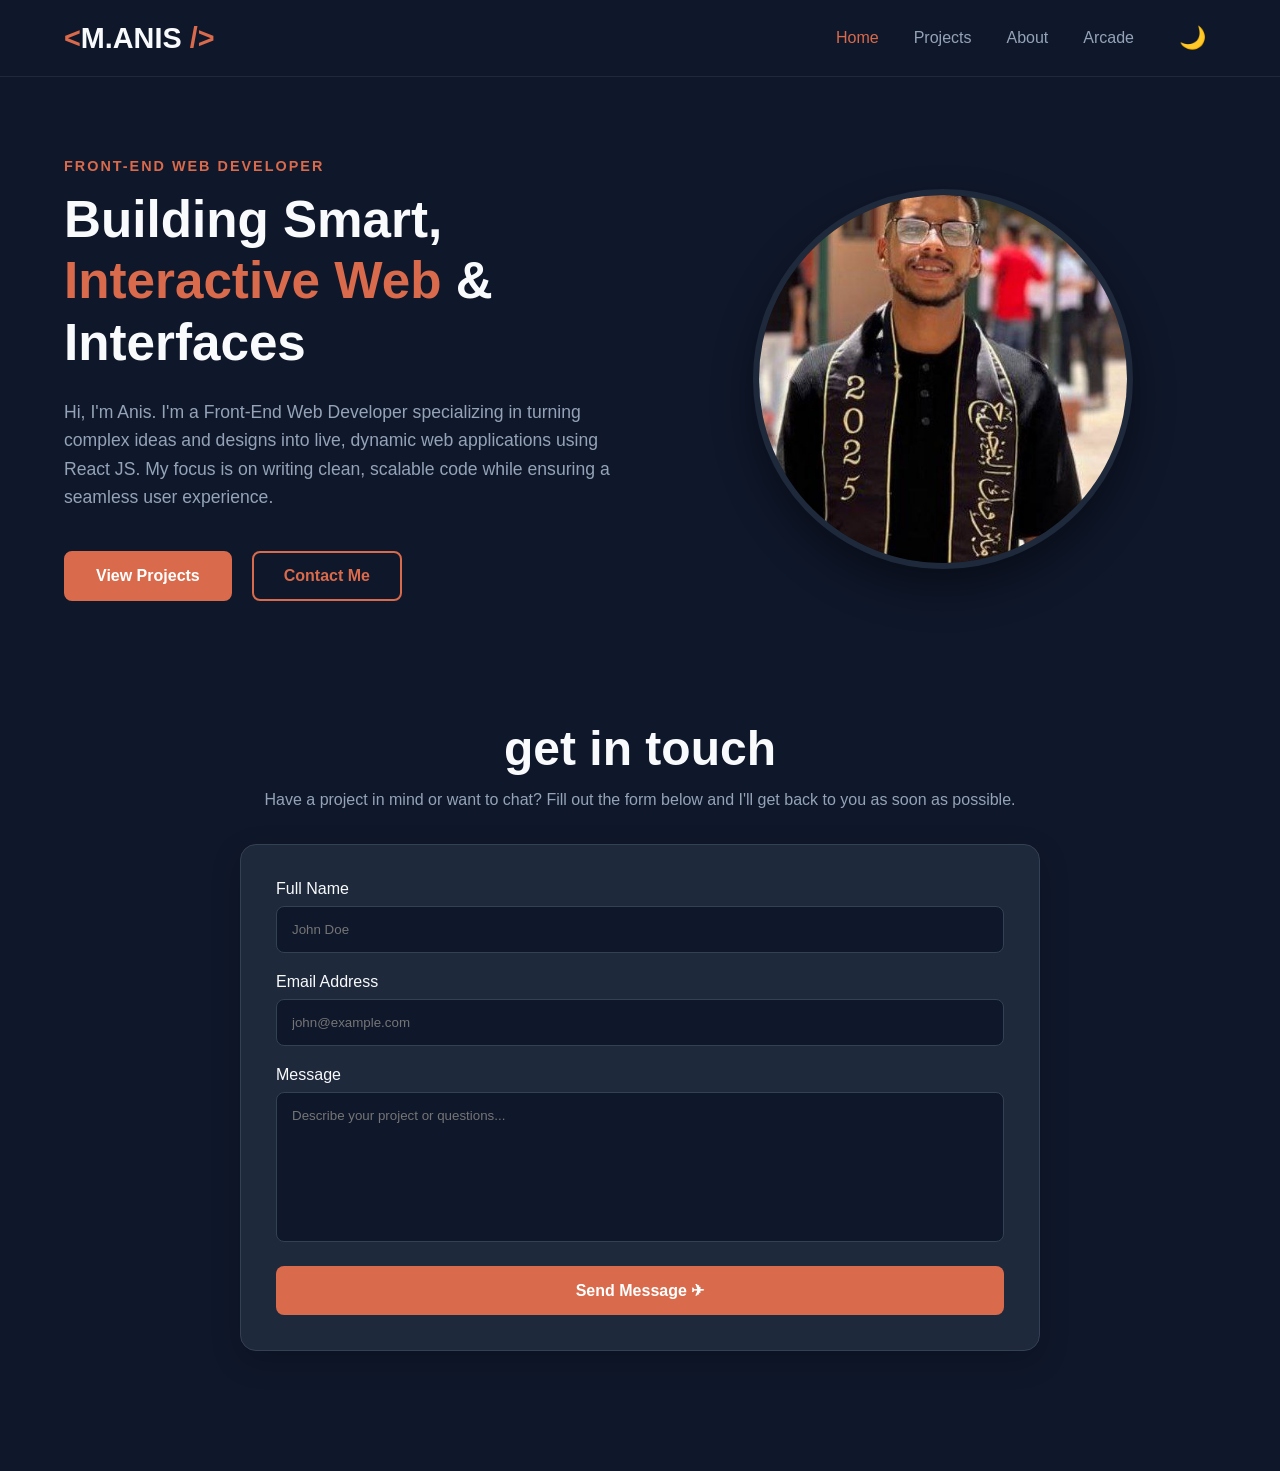
<file: index.html>
<!DOCTYPE html>
<html lang="en">
<head>
    <meta charset="UTF-8">
    <meta name="viewport" content="width=device-width, initial-scale=1.0">
    <title>M.ANIS | Front-End Web Developer</title>
    <link rel="stylesheet" href="style.css">
</head>
<body>
   <header>
        <nav>
    <a class="logo" href="index.html"> <span>&lt;</span>M.ANIS <span>/&gt;</span></a>
    <ul>
        <li><a href="index.html" class="active">Home</a></li>
        <li><a href="projects.html">Projects</a></li>
        <li><a href="about.html">About</a></li>
        <li><a href="Arcade.html">Arcade</a></li>
        <li><button id="theme-toggle" class="theme-toggle" type="button" aria-label="Toggle dark and light mode">🌙</button></li>
    </ul>
</nav>
</header>
<section class="hero">

    <div class="hero-text">
        <span>FRONT-END WEB DEVELOPER</span>

        <h1>
            Building Smart, <br>
            <span>Interactive Web</span> & <br>
            Interfaces
        </h1>

        <p>
            Hi, I'm Anis. I'm a Front-End Web Developer specializing 
            in turning complex ideas and designs into live, dynamic web 
            applications using React JS. My focus is on writing clean, 
            scalable code while ensuring a seamless user experience.
        </p>

        <div class="buttons">
            <a href="projects.html" class="btn primary">View Projects</a>
            <a href="#contact" class="btn">Contact Me</a>
        </div>
    </div>

    <div class="hero-image">
        <img src="./photo_2025-12-14_12-05-04.jpg" alt="Anis's Profile Picture">
    </div>

</section>

<section class="contact" id="contact">
    <h2>get in touch</h2>
    <p>Have a project in mind or want to chat? Fill out the form below and I'll get back to you as soon as possible.</p>
    <form class="contact-form">
        <label>Full Name</label>
            <input type="text" placeholder="John Doe">

            <label>Email Address</label>
            <input type="email" placeholder="john@example.com">

            <label>Message</label>
            <textarea placeholder="Describe your project or questions..."></textarea>

            <button type="submit">
                Send Message ✈
            </button>
    </form>
</section>
<script src="index.js"></script>
</body>
</html>
</file>
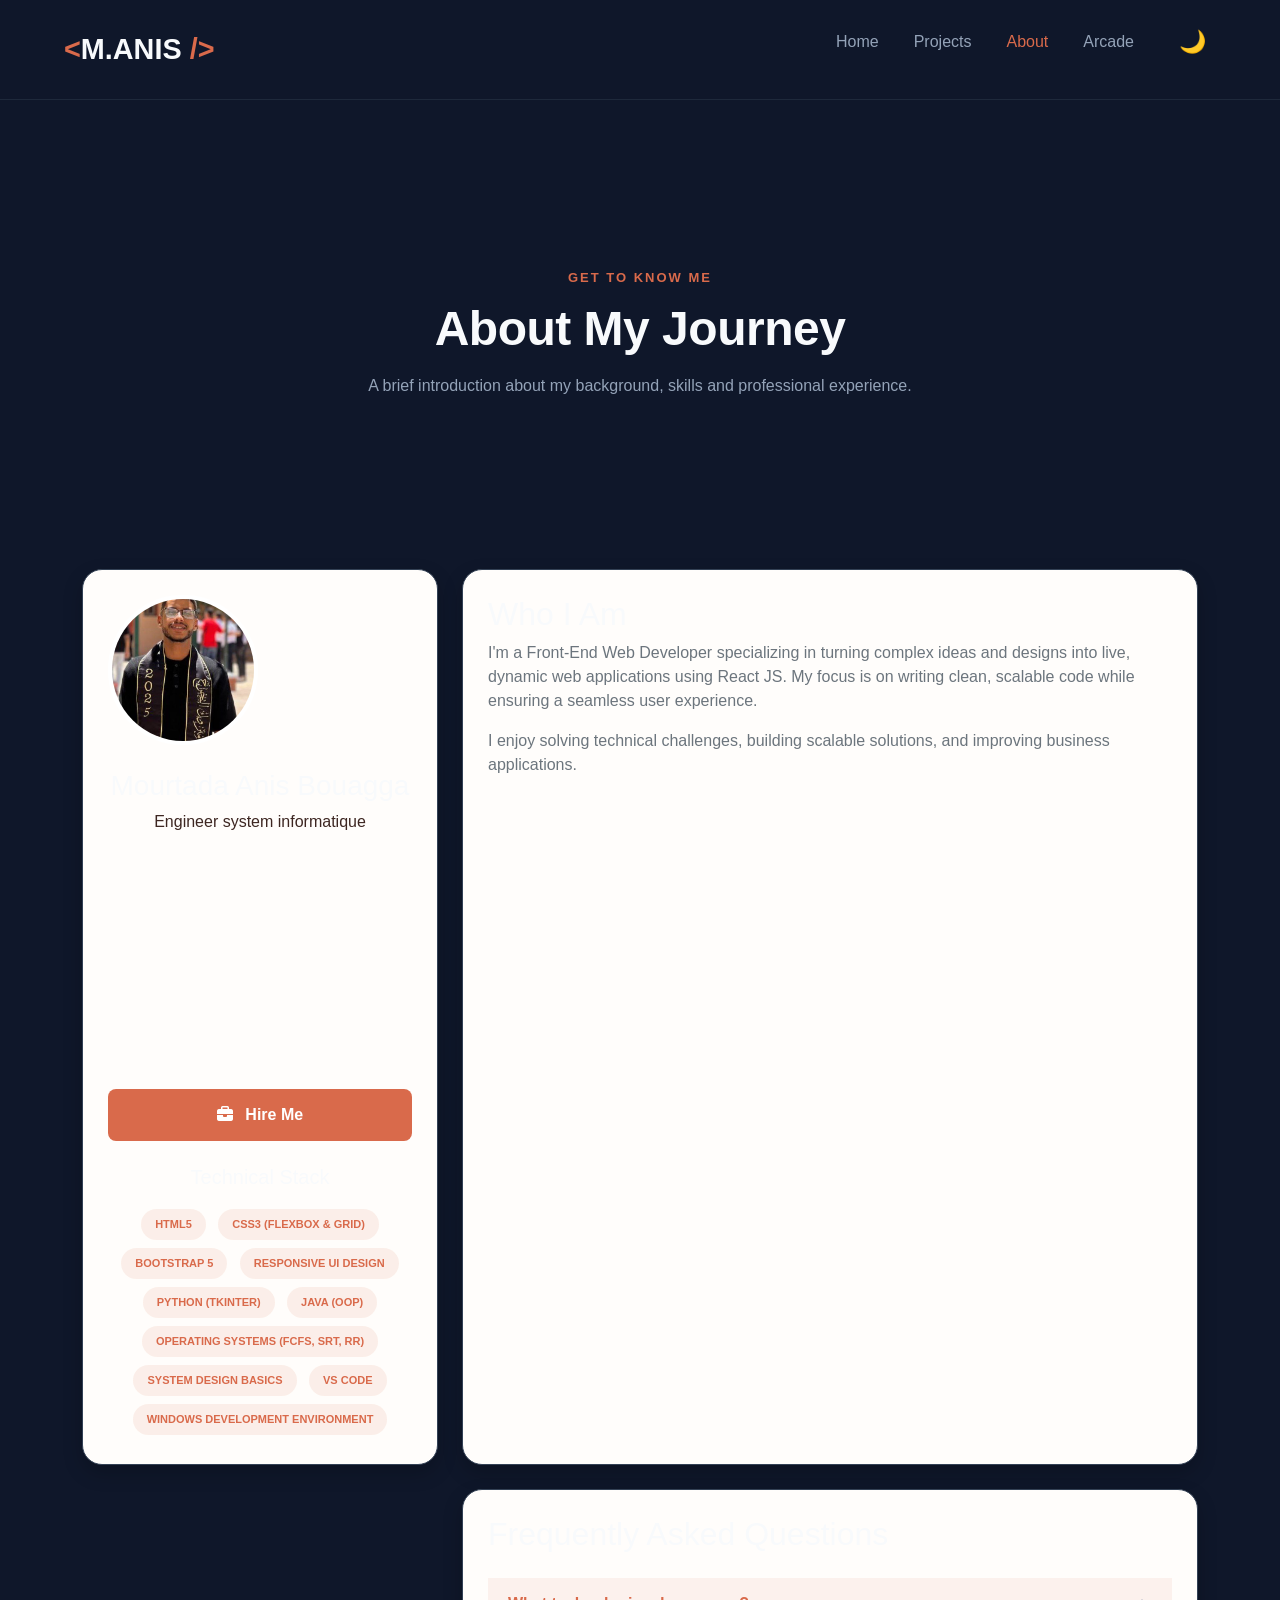
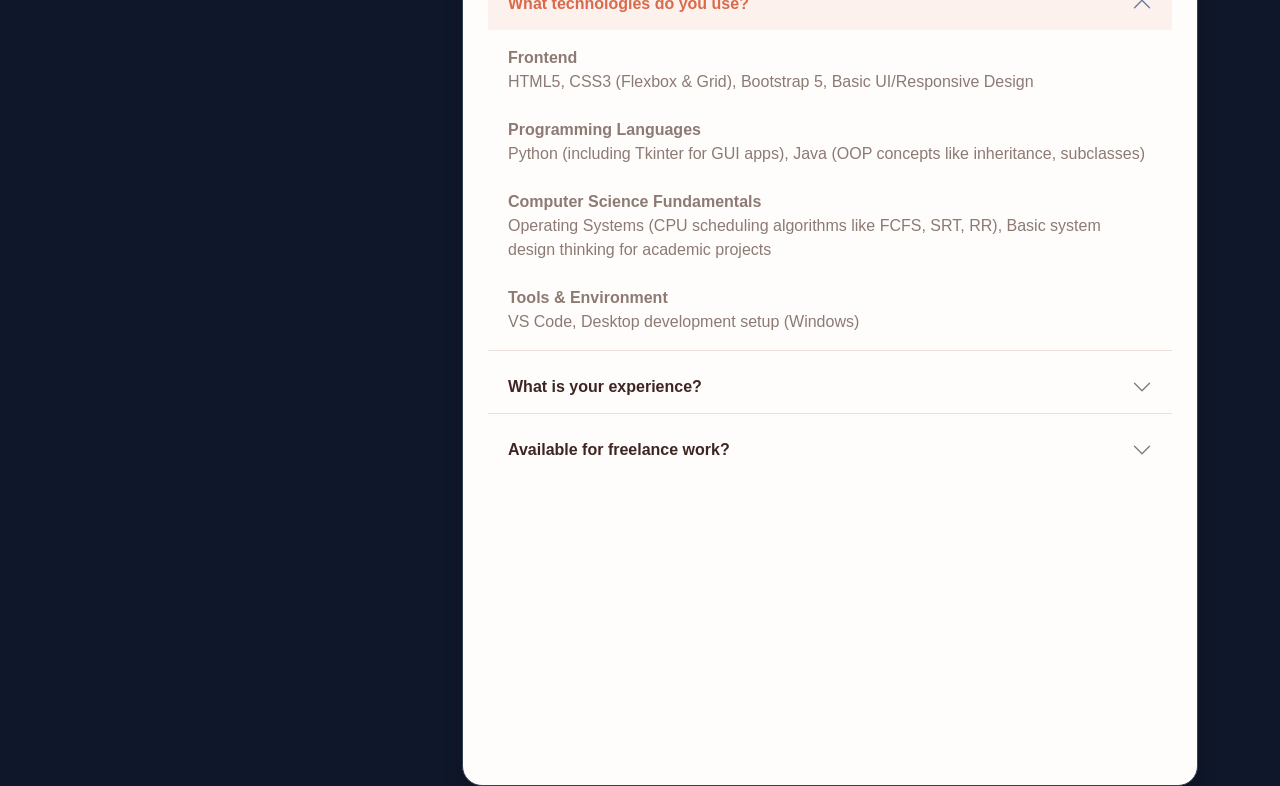
<file: about.html>
<!DOCTYPE html>
<html lang="en">
<head>
<meta charset="UTF-8">
<meta name="viewport" content="width=device-width, initial-scale=1.0">

<title>About | M.ANIS</title>

<link href="https://cdn.jsdelivr.net/npm/bootstrap@5.3.8/dist/css/bootstrap.min.css" rel="stylesheet">

<link rel="stylesheet"
href="https://cdnjs.cloudflare.com/ajax/libs/font-awesome/6.7.2/css/all.min.css">
<link rel="stylesheet" href="style.css">

<style>
.portfolio-container{
    text-align:center;
    padding:60px 20px;
}

.title{
    font-size:3rem;
    font-weight:bold;
}

.custom-card{
    background: #fffdfb;
    border-radius:20px;
    padding:25px;
}

.profile-img{
    width:150px;
    height:150px;
    object-fit:cover;
    border-radius:50%;
    border: 4px solid #ffffff;
}

.hero-text{
    color: #3d2621;
}

.badge-skill{
    background: rgba(217, 106, 75, 0.10);
    color: #d96a4b;
    margin:4px;
    padding:10px 14px;
}

.btn-info {
    background: #d96a4b; 
    border: none;
    color: #fff;
}

.btn-info:hover {
    background: #c2593b;
}

.accordion-item {
    background: #fffdfb;
    border: 1px solid #eadfd9;
}

.accordion-button {
    background: #fffdfb;
    color: #3d2621;
    font-weight: 600;
}

.accordion-button:not(.collapsed) {
    background: rgba(217, 106, 75, 0.08);
    color: #d96a4b;
}

.accordion-button::after {
    filter: none;
    opacity: 0.6;
}

.accordion-body {
    background: #fffdfb;
    color: #8c7a73;
}

.modal-content {
    background: #fffdfb;
    border-radius: 16px;
    border: 1px solid #eadfd9;
    box-shadow: 0 20px 40px rgba(61, 38, 33, 0.15);
}
</style>

</head>

<body>

<header>
    <nav>
        <a class="logo" href="index.html"> <span>&lt;</span>M.ANIS <span>/&gt;</span></a>
        <ul>
            <li><a href="index.html">Home</a></li>
            <li><a href="projects.html">Projects</a></li>
            <li><a href="about.html" class="active">About</a></li>
            <li><a href="Arcade.html">Arcade</a></li>
            <li><button id="theme-toggle" class="theme-toggle" type="button" aria-label="Toggle dark and light mode">🌙</button></li>
        </ul>
    </nav>
</header>

<section class="container py-5">

<div class="portfolio-container">

<div class="subtitle">
GET TO KNOW ME
</div>

<h2 class="title">
About My Journey
</h2>

<p class="description">
A brief introduction about my background, skills and professional experience.
</p>

</div>

<div class="row g-4">

<div class="col-lg-4">

<div class="custom-card text-center h-100">

<img src="photo_2025-12-14_12-05-04.jpg" class="profile-img mb-4">

<h3>Mourtada Anis Bouagga</h3>

<p class="hero-text">
Engineer system informatique
</p>

<button
class="btn btn-info btn-lg w-100 fw-bold mb-4"
data-bs-toggle="modal"
data-bs-target="#hireModal">

<i class="fa-solid fa-briefcase me-2"></i>
Hire Me

</button>

<h5 class="mb-3">Technical Stack</h5>

<div class="tech-stack">

    <span class="badge rounded-pill badge-skill">HTML5</span>
    <span class="badge rounded-pill badge-skill">CSS3 (Flexbox & Grid)</span>
    <span class="badge rounded-pill badge-skill">Bootstrap 5</span>
    <span class="badge rounded-pill badge-skill">Responsive UI Design</span>

    <span class="badge rounded-pill badge-skill">Python (Tkinter)</span>
    <span class="badge rounded-pill badge-skill">Java (OOP)</span>

    <span class="badge rounded-pill badge-skill">Operating Systems (FCFS, SRT, RR)</span>
    <span class="badge rounded-pill badge-skill">System Design Basics</span>

    <span class="badge rounded-pill badge-skill">VS Code</span>
    <span class="badge rounded-pill badge-skill">Windows Development Environment</span>

</div>
</div>

</div>

<div class="col-lg-8">

<div class="custom-card mb-4">

<h2>Who I Am</h2>

<p class="text-secondary">

I'm a Front-End Web Developer specializing 
            in turning complex ideas and designs into live, dynamic web 
            applications using React JS. My focus is on writing clean, 
            scalable code while ensuring a seamless user experience.

</p>

<p class="text-secondary">

I enjoy solving technical challenges,
building scalable solutions,
and improving business applications.

</p>

</div>

<div class="custom-card">

<h2 class="mb-4">
Frequently Asked Questions
</h2>

<div class="accordion accordion-flush" id="faq">

<div class="accordion-item">

<h2 class="accordion-header">

<button
class="accordion-button"
data-bs-toggle="collapse"
data-bs-target="#one">

What technologies do you use?

</button>

</h2>

<div
id="one"
class="accordion-collapse collapse show"
data-bs-parent="#faq">

<div class="accordion-body">

    <strong>Frontend</strong><br>
    HTML5, CSS3 (Flexbox & Grid), Bootstrap 5, Basic UI/Responsive Design<br><br>

    <strong>Programming Languages</strong><br>
    Python (including Tkinter for GUI apps), Java (OOP concepts like inheritance, subclasses)<br><br>

    <strong>Computer Science Fundamentals</strong><br>
    Operating Systems (CPU scheduling algorithms like FCFS, SRT, RR), Basic system design thinking for academic projects<br><br>

    <strong>Tools & Environment</strong><br>
    VS Code, Desktop development setup (Windows)

</div>

</div>

</div>

<div class="accordion-item">

<h2 class="accordion-header">

<button
class="accordion-button collapsed"
data-bs-toggle="collapse"
data-bs-target="#two">

What is your experience?

</button>

</h2>

<div
id="two"
class="accordion-collapse collapse"
data-bs-parent="#faq">

<div class="accordion-body">
Building Delivery Mobile app Inspired by the VTC Model

</div>

</div>

</div>

<div class="accordion-item">

<h2 class="accordion-header">

<button
class="accordion-button collapsed"
data-bs-toggle="collapse"
data-bs-target="#three">

Available for freelance work?

</button>

</h2>

<div
id="three"
class="accordion-collapse collapse"
data-bs-parent="#faq">

<div class="accordion-body">

Yes, I am available for freelance
projects and consulting opportunities.

</div>

</div>

</div>

</div>

</div>

</div>

</div>

</section>

<div class="modal fade" id="hireModal">

<div class="modal-dialog modal-dialog-centered">

<div class="modal-content">

<div class="modal-header border-secondary">

<h4 class="modal-title">
Start a Collaboration
</h4>

<button
type="button"
class="btn-close btn-close-white"
data-bs-dismiss="modal">
</button>

</div>

<div class="modal-body">

<p>
Email:
<a href="mailto:bouaggaanis2002@gmail.com">
bouaggaanis2002@gmail.com
</a>
</p>

<p>
Phone:
<a href="tel:+213676510927">
+213 676510927
</a>
</p>

<form>

<input
type="email"
class="form-control mb-3"
placeholder="Your Email">

<textarea
class="form-control mb-3"
rows="4"
placeholder="Tell me about your project"></textarea>

<button
class="btn btn-info w-100 fw-bold">

Send Inquiry

</button>

</form>

</div>

</div>

</div>

</div>

<script src="https://cdn.jsdelivr.net/npm/bootstrap@5.3.8/dist/js/bootstrap.bundle.min.js"></script>
<script src="index.js"></script>

</body>
</html>
</file>
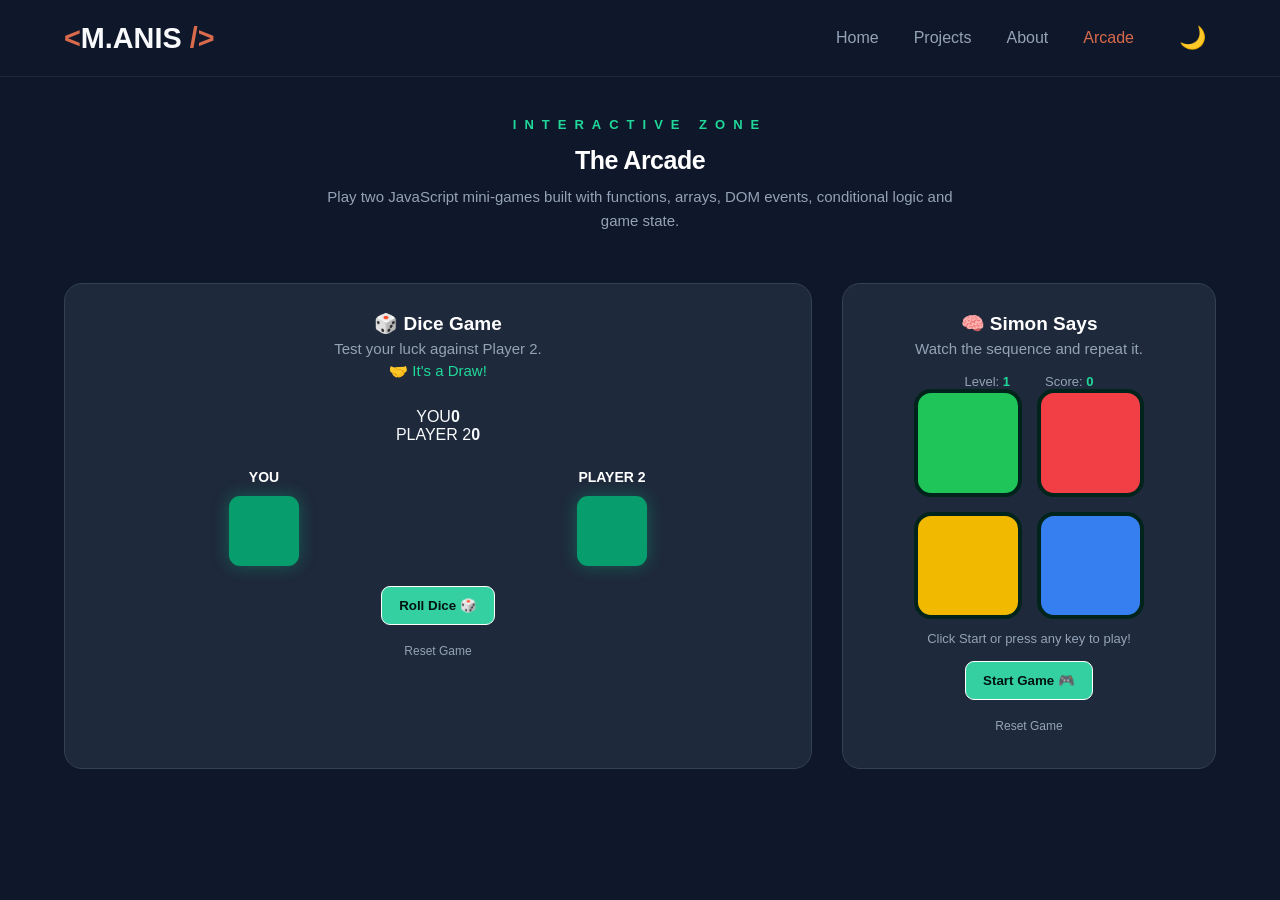
<file: Arcade.html>
<!DOCTYPE html>
<html lang="en">
<head>
<meta charset="UTF-8">
<meta name="viewport" content="width=device-width, initial-scale=1.0">
<title>The Arcade | M.ANIS</title>
<link rel="stylesheet" href="style.css">
</head>
<body>

<header>
 <nav>
    <a class="logo" href="index.html"> <span>&lt;</span>M.ANIS <span>/&gt;</span></a>
    <ul>
        <li><a href="index.html">Home</a></li>
        <li><a href="projects.html">Projects</a></li>
        <li><a href="about.html">About</a></li>
        <li><a href="Arcade.html" class="active">Arcade</a></li>
        <li><button id="theme-toggle" class="theme-toggle" type="button" aria-label="Toggle dark and light mode">🌙</button></li>
    </ul>
</nav>
</header>

<main class="arcade">
    <div class="portfolio-container arcade-heading">
        <div class="subtitle">INTERACTIVE ZONE</div>
        <h1 class="title">The Arcade</h1>
        <p class="description">Play two JavaScript mini-games built with functions, arrays, DOM events, conditional logic and game state.</p>
    </div>

    <section class="games-grid">

        <article class="game-card">
            <h2>🎲 Dice Game</h2>
            <p class="game-description">Test your luck against Player 2.</p>
            <p id="dice-result" class="game-result">🤝 It's a Draw!</p>

            <div class="score-board">
                <div><span>YOU</span><strong id="player-score">0</strong></div>
                <div><span>PLAYER 2</span><strong id="computer-score">0</strong></div>
            </div>

            <div class="players">
                <div class="player">
                    <h3>YOU</h3>
                    <div id="dice1" class="dice">
                        <span class="dot d1"></span><span class="dot d2"></span><span class="dot d3"></span>
                        <span class="dot d4"></span><span class="dot d5"></span><span class="dot d6"></span>
                    </div>
                </div>
                <div class="player">
                    <h3>PLAYER 2</h3>
                    <div id="dice2" class="dice">
                        <span class="dot d1"></span><span class="dot d2"></span><span class="dot d3"></span>
                        <span class="dot d4"></span><span class="dot d5"></span><span class="dot d6"></span>
                    </div>
                </div>
            </div>

            <button id="rollButton" class="game-button" type="button">Roll Dice 🎲</button>
            <button id="reset-dice" class="reset-button" type="button">Reset Game</button>
        </article>

        <article class="game-card">
            <h2>🧠 Simon Says</h2>
            <p class="game-description">Watch the sequence and repeat it.</p>

            <div class="simon-info">
                <span>Level: <strong id="level">1</strong></span>
                <span>Score: <strong id="simon-score">0</strong></span>
            </div>

            <div class="simon-board">
                <button class="simon-button green" data-color="green" type="button" aria-label="Green"></button>
                <button class="simon-button red" data-color="red" type="button" aria-label="Red"></button>
                <button class="simon-button yellow" data-color="yellow" type="button" aria-label="Yellow"></button>
                <button class="simon-button blue" data-color="blue" type="button" aria-label="Blue"></button>
            </div>

            <p id="simon-message" class="simon-message">Click Start or press any key to play!</p>
            <button id="start-simon" class="game-button" type="button" style="margin-top: 15px;">Start Game 🎮</button>
            <button id="reset-simon" class="reset-button" type="button">Reset Game</button>
        </article>

    </section>
</main>

<script src="index.js"></script>
</body>
</html>
</file>
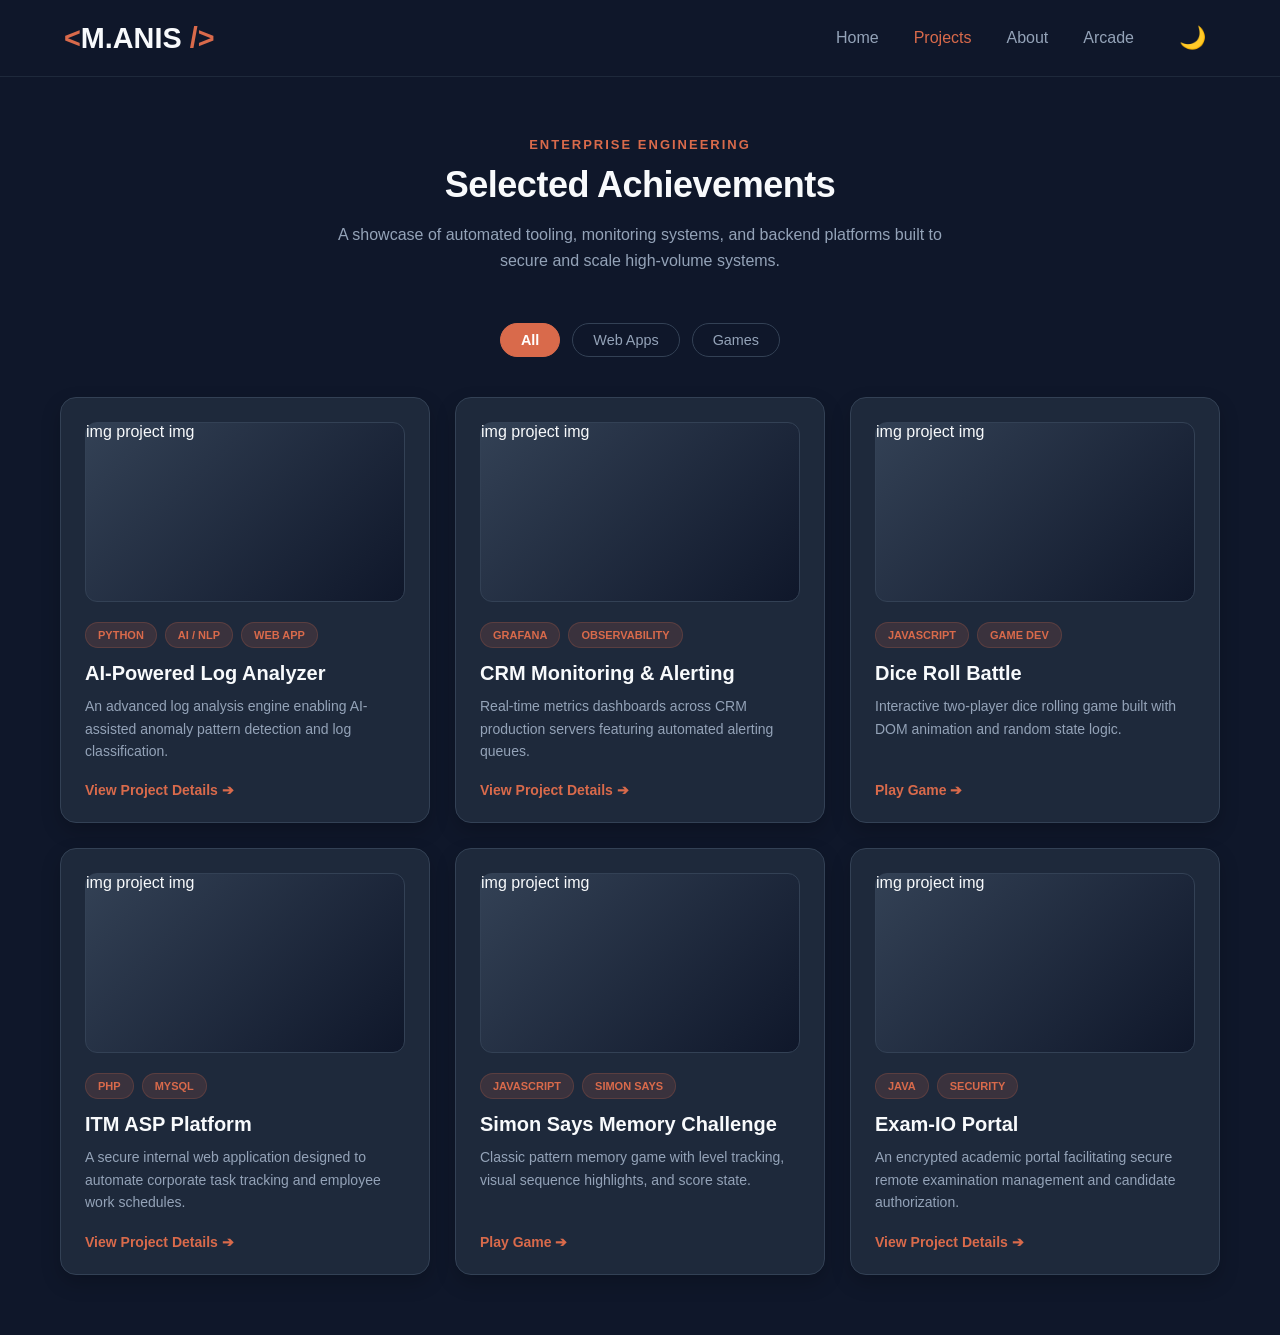
<file: projects.html>
<!DOCTYPE html>
<html lang="en">
<head>
    <meta charset="UTF-8">
    <meta name="viewport" content="width=device-width, initial-scale=1.0">
    <title>Projects - Selected Achievements</title>
    <link rel="stylesheet" href="style.css">
</head>
<body>
    <header>
        <nav>
            <a class="logo" href="index.html"><span>&lt;</span>M.ANIS <span>/&gt;</span></a>
            <ul>
                <li><a href="index.html">Home</a></li>
                <li><a href="projects.html" class="active">Projects</a></li>
                <li><a href="about.html">About</a></li>
                <li><a href="Arcade.html">Arcade</a></li>
                <li><button id="theme-toggle" class="theme-toggle" type="button" aria-label="Toggle dark and light mode">🌙</button></li>
            </ul>
        </nav>
    </header>

    <main class="portfolio-container">
        <div class="subtitle">ENTERPRISE ENGINEERING</div>
        <h1 class="title">Selected Achievements</h1>
        <p class="description">A showcase of automated tooling, monitoring systems, and backend platforms built to secure and scale high-volume systems.</p>

        <!-- أزرار التصفية -->
        <div class="filter-container">
            <button class="filter-btn active" data-filter="all">All</button>
            <button class="filter-btn" data-filter="web">Web Apps</button>
            <button class="filter-btn" data-filter="game">Games</button>
        </div>

        <div class="projects-grid">
            
            <!-- Project 1: Web App -->
            <div class="project-card" data-category="web">
                <div class="project-image"><span>img project img</span></div>
                <div class="tags-container">
                    <span class="tag">PYTHON</span>
                    <span class="tag">AI / NLP</span>
                    <span class="tag">WEB APP</span>
                </div>
                <h3 class="project-title">AI-Powered Log Analyzer</h3>
                <p class="project-text">An advanced log analysis engine enabling AI-assisted anomaly pattern detection and log classification.</p>
                <a href="#" class="project-link">View Project Details ➔</a>
            </div>

            <!-- Project 2: Web App -->
            <div class="project-card" data-category="web">
                <div class="project-image"><span>img project img</span></div>
                <div class="tags-container">
                    <span class="tag">GRAFANA</span>
                    <span class="tag">OBSERVABILITY</span>
                </div>
                <h3 class="project-title">CRM Monitoring & Alerting</h3>
                <p class="project-text">Real-time metrics dashboards across CRM production servers featuring automated alerting queues.</p>
                <a href="#" class="project-link">View Project Details ➔</a>
            </div>

            <!-- Project 3: Game -->
            <div class="project-card" data-category="game">
                <div class="project-image"><span>img project img</span></div>
                <div class="tags-container">
                    <span class="tag">JAVASCRIPT</span>
                    <span class="tag">GAME DEV</span>
                </div>
                <h3 class="project-title">Dice Roll Battle</h3>
                <p class="project-text">Interactive two-player dice rolling game built with DOM animation and random state logic.</p>
                <a href="Arcade.html" class="project-link">Play Game ➔</a>
            </div>

            <!-- Project 4: Web App -->
            <div class="project-card" data-category="web">
                <div class="project-image"><span>img project img</span></div>
                <div class="tags-container">
                    <span class="tag">PHP</span>
                    <span class="tag">MYSQL</span>
                </div>
                <h3 class="project-title">ITM ASP Platform</h3>
                <p class="project-text">A secure internal web application designed to automate corporate task tracking and employee work schedules.</p>
                <a href="#" class="project-link">View Project Details ➔</a>
            </div>

            <!-- Project 5: Game -->
            <div class="project-card" data-category="game">
                <div class="project-image"><span>img project img</span></div>
                <div class="tags-container">
                    <span class="tag">JAVASCRIPT</span>
                    <span class="tag">SIMON SAYS</span>
                </div>
                <h3 class="project-title">Simon Says Memory Challenge</h3>
                <p class="project-text">Classic pattern memory game with level tracking, visual sequence highlights, and score state.</p>
                <a href="Arcade.html" class="project-link">Play Game ➔</a>
            </div>

            <!-- Project 6: Web App -->
            <div class="project-card" data-category="web">
                <div class="project-image"><span>img project img</span></div>
                <div class="tags-container">
                    <span class="tag">JAVA</span>
                    <span class="tag">SECURITY</span>
                </div>
                <h3 class="project-title">Exam-IO Portal</h3>
                <p class="project-text">An encrypted academic portal facilitating secure remote examination management and candidate authorization.</p>
                <a href="#" class="project-link">View Project Details ➔</a>
            </div>

        </div>
    </main>

    <script src="index.js"></script>
</body>
</html>
</file>
<file: style.css>
*{
    margin: 0;
    padding: 0;
    box-sizing: border-box;
    font-family: 'Poppins', sans-serif;
}

/* =========================================
   DARK MODE (DEFAULT BASE)
========================================= */
body {
    background-color: #0f172a; /* Slate Dark */
    color: #f8fafc;
    overflow-x: hidden;
    transition: background-color 0.3s ease, color 0.3s ease;
}

header {
    width: 100%;
    border-bottom: 1px solid #1e293b;
}

nav {
    width: 90%;
    max-width: 1200px;
    margin: auto;
    padding: 20px 0;
    display: flex;
    justify-content: space-between;
    align-items: center; 
}

.logo {
    font-size: 1.8rem;
    font-weight: 700;
    color: #f8fafc;
    text-decoration: none;
    transition: color 0.3s ease;
}

.logo span {
    color: #d96a4b; 
}

ul {
    display: flex;
    list-style: none;
    gap: 35px;
    align-items: center;
}

ul li a {
    text-decoration: none;
    color: #94a3b8; 
    font-size: 1rem;
    font-weight: 500;
    transition: 0.3s ease;
    position: relative;
}

ul li a:hover,
ul li a.active {
    color: #d96a4b; 
}

.hero {
    width: 90%;
    max-width: 1200px;
    margin: 80px auto; 
    display: flex;
    justify-content: space-between;
    align-items: center;
    gap: 60px;
}

.hero-text {
    flex: 1;
}

.hero-text > span {
    font-size: 0.9rem;
    font-weight: 700;
    letter-spacing: 2px;
    color: #d96a4b;
    display: inline-block;
    margin-bottom: 15px;
}

.hero-text h1 {
    font-size: 3.2rem;
    font-weight: 700;
    line-height: 1.2;
    color: #f8fafc;
    margin-bottom: 25px;
    transition: color 0.3s ease;
}

.hero-text h1 span {
    color: #d96a4b; 
}

.hero-text p {
    font-size: 1.1rem;
    line-height: 1.6;
    color: #94a3b8;
    margin-bottom: 40px;
    max-width: 560px;
    transition: color 0.3s ease;
}

.buttons {
    display: flex;
    gap: 20px;
}

.btn {
    display: inline-block;
    padding: 14px 30px;
    border-radius: 8px;
    font-size: 1rem;
    font-weight: 600;
    text-decoration: none;
    transition: 0.3s ease;
    border: 2px solid #d96a4b;
}

.btn.primary, .btn-info {
    background: #d96a4b;
    color: #ffffff;
    border-color: #d96a4b;
}

.btn.primary:hover, .btn-info:hover {
    background: #c2593b;
    border-color: #c2593b;
    color: #ffffff;
}

.btn:not(.primary):not(.btn-info) {
    background: transparent;
    color: #d96a4b;
}

.btn:not(.primary):not(.btn-info):hover {
    background: rgba(217, 106, 75, 0.1); 
}

.hero-image {
    flex: 1;
    display: flex;
    justify-content: center;
}

.hero-image img {
    width: 100%;
    max-width: 380px;
    height: 380px;
    object-fit: cover;
    border-radius: 50%;
    box-shadow: 0 20px 40px rgba(0, 0, 0, 0.4); 
    border: 6px solid #1e293b; 
}

.contact {
    width: 90%;
    max-width: 800px;
    margin: 120px auto;
    text-align: center;
}

.contact h2 {
    font-size: 3rem;
    margin-bottom: 15px;
    color: #f8fafc;
    transition: color 0.3s ease;
}

.contact p {
    color: #94a3b8;
    margin-bottom: 35px;
    transition: color 0.3s ease;
}

.contact-form {
    background: #1e293b;
    padding: 35px;
    border-radius: 16px;
    text-align: left;
    border: 1px solid #334155;
    box-shadow: 0 10px 30px rgba(0, 0, 0, 0.2);
    transition: background-color 0.3s ease, border-color 0.3s ease;
}

.contact-form label {
    display: block;
    margin-bottom: 8px;
    font-weight: 500;
    color: #f8fafc;
    transition: color 0.3s ease;
}

.contact-form input,
.contact-form textarea {
    width: 100%;
    padding: 15px;
    border: 1px solid #334155;
    border-radius: 8px;
    margin-bottom: 20px;
    outline: none;
    background-color: #0f172a;
    color: #f8fafc;
    transition: background-color 0.3s ease, border-color 0.3s ease, color 0.3s ease;
}

.contact-form textarea {
    resize: none;
    min-height: 150px;
}

.contact-form button {
    width: 100%;
    padding: 15px;
    border: none;
    border-radius: 8px;
    background: #d96a4b;
    color: white;
    font-size: 1rem;
    font-weight: 600;
    cursor: pointer;
    transition: 0.3s;
}

.contact-form button:hover {
    background: #c45b3f;
}

footer {
    text-align: center;
    padding: 30px;
    border-top: 1px solid #1e293b;
    color: #94a3b8;
    transition: border-color 0.3s ease, color 0.3s ease;
}

.portfolio-container {
    width: 100%;
    max-width: 1200px;
    text-align: center;
    margin: 60px auto;
    padding: 0 20px;
}

.subtitle {
    color: #d96a4b;
    font-size: 13px;
    text-transform: uppercase;
    letter-spacing: 2px;
    margin-bottom: 12px;
    font-weight: 700;
}

.title {
    font-size: 36px;
    margin: 0 0 16px 0;
    font-weight: 800;
    letter-spacing: -0.5px;
    color: #f8fafc;
    transition: color 0.3s ease;
}

.description {
    color: #94a3b8;
    max-width: 650px;
    margin: 0 auto 50px auto;
    font-size: 16px;
    line-height: 1.6;
    transition: color 0.3s ease;
}

.projects-grid {
    display: grid;
    grid-template-columns: repeat(auto-fit, minmax(280px, 1fr));
    gap: 25px;
    text-align: left;
}

/* CARDS & CUSTOM COMPONENTS */
.project-card,
.custom-card {
    background-color: #1e293b; 
    border: 1px solid #334155;
    border-radius: 16px;
    padding: 24px;
    display: flex;
    flex-direction: column;
    height: 100%;
    transition: transform 0.25s ease, box-shadow 0.25s ease, border-color 0.25s ease, background-color 0.3s ease;
    box-shadow: 0 8px 20px rgba(0, 0, 0, 0.2);
    color: #f8fafc;
}

.project-card:hover {
    transform: translateY(-6px);
    border-color: #d96a4b;
    box-shadow: 0 15px 35px rgba(217, 106, 75, 0.15);
}

.project-image {
    width: 100%;
    height: 180px;
    background: linear-gradient(135deg, #334155, #0f172a);
    border-radius: 12px;
    margin-bottom: 20px;
    border: 1px solid #334155;
    flex-shrink: 0;
}

.tags-container {
    display: flex;
    flex-wrap: wrap;
    gap: 8px;
    margin-bottom: 14px;
}

.tag, .badge-skill {
    background-color: rgba(217, 106, 75, 0.15);
    color: #d96a4b;
    font-size: 11px;
    padding: 6px 12px;
    border-radius: 20px;
    font-weight: 700;
    text-transform: uppercase;
    display: inline-block;
}

.project-title {
    font-size: 20px;
    margin: 0 0 10px 0;
    color: #f8fafc;
    font-weight: 700;
    transition: color 0.3s ease;
}

.project-text {
    color: #94a3b8;
    font-size: 14px;
    line-height: 1.6;
    margin-bottom: 20px;
    transition: color 0.3s ease;
}

.project-link {
    margin-top: auto;
    color: #d96a4b;
    text-decoration: none;
    font-size: 14px;
    font-weight: 600;
    display: inline-flex;
    align-items: center;
    gap: 6px;
}

.project-link:hover {
    text-decoration: underline;
}

.theme-toggle {
    border: none;
    background: transparent;
    font-size: 22px;
    cursor: pointer;
    padding: 5px 10px;
    border-radius: 50%;
    transition: 0.3s;
}

.theme-toggle:hover {
    transform: rotate(20deg) scale(1.1);
}

/* =========================================
   BOOTSTRAP COMPONENTS OVERRIDES
========================================= */
.accordion-item {
    background: #1e293b;
    border: 1px solid #334155;
    border-radius: 8px;
    overflow: hidden;
    margin-bottom: 10px;
}

.accordion-button {
    background: #1e293b;
    color: #f8fafc;
    font-weight: 600;
    box-shadow: none !important;
}

.accordion-button:not(.collapsed) {
    background: rgba(217, 106, 75, 0.15);
    color: #d96a4b;
}

.accordion-body {
    background: #1e293b;
    color: #94a3b8;
}

.modal-content {
    background: #1e293b;
    color: #f8fafc;
    border-radius: 16px;
    border: 1px solid #334155;
    box-shadow: 0 20px 40px rgba(0, 0, 0, 0.5);
}

.modal-content .form-control {
    background-color: #0f172a;
    border-color: #334155;
    color: #f8fafc;
}

/* =========================================
   ARCADE SECTION
========================================= */
.arcade {
    width: 90%;
    max-width: 1200px;
    margin: auto;
}

.arcade-heading {
    text-align: center;
    margin: 40px auto 35px;
}

.arcade-heading .subtitle {
    color: #20d89a;
    font-size: 13px;
    font-weight: 700;
    letter-spacing: 8px;
    margin-bottom: 14px;
}

.arcade-heading h1 {
    color: #ffffff;
    font-size: 25px;
    margin-bottom: 10px;
}

.arcade-heading p {
    color: #94a3b8;
    font-size: 15px;
}

.games-grid {
    display: grid;
    grid-template-columns: 2fr 1fr;
    gap: 30px;
    align-items: stretch;
}

.game-card {
    background: #1e293b;
    border: 1px solid #334155;
    border-radius: 18px;
    padding: 28px 25px;
    text-align: center;
    min-height: 430px;
    transition: 0.3s ease;
}

.game-card h2 {
    color: #ffffff;
    font-size: 19px;
    margin-bottom: 5px;
}

.game-description {
    color: #94a3b8;
    font-size: 15px;
    margin-bottom: 5px;
}

.game-result {
    color: #20d89a;
    font-size: 15px;
    margin-bottom: 28px;
}

.players {
    display: flex;
    justify-content: space-around;
    align-items: center;
    margin-top: 25px;
}

.player h3 {
    color: #ffffff;
    font-size: 14px;
    margin-bottom: 11px;
}

.dice {
    width: 70px;
    height: 70px;
    background: #079d6c;
    border-radius: 11px;
    position: relative;
    box-shadow: 0 0 17px rgba(0, 255, 160, 0.25);
}

.dot {
    position: absolute;
    width: 11px;
    height: 11px;
    background: #00130e;
    border-radius: 50%;
    display: none;
}

.d1 { top: 10px; left: 10px; }
.d2 { top: 10px; left: 29px; }
.d3 { top: 10px; right: 10px; }
.d4 { bottom: 10px; left: 10px; }
.d5 { bottom: 10px; left: 29px; }
.d6 { bottom: 10px; right: 10px; }

.dice-1 .d5 { display: block; top: 29px; left: 29px; }
.dice-2 .d1, .dice-2 .d6 { display: block; }
.dice-3 .d1, .dice-3 .d5, .dice-3 .d3 { display: block; }
.dice-4 .d1, .dice-4 .d3, .dice-4 .d4, .dice-4 .d6 { display: block; }
.dice-5 .d1, .dice-5 .d3, .dice-5 .d4, .dice-5 .d6, .dice-5 .d5 { display: block; }
.dice-6 .d1, .dice-6 .d2, .dice-6 .d3, .dice-6 .d4, .dice-6 .d5, .dice-6 .d6 { display: block; }

.roll-animation {
    animation: diceRoll 0.4s ease;
}

@keyframes diceRoll {
    0% { transform: rotate(0deg) scale(1); }
    50% { transform: rotate(180deg) scale(1.15); }
    100% { transform: rotate(360deg) scale(1); }
}

.game-button {
    margin-top: 20px;
    padding: 11px 17px;
    border-radius: 9px;
    border: 1px solid white;
    background: #35d0a2;
    color: #00130e;
    font-weight: 700;
    cursor: pointer;
    transition: 0.25s ease;
}

.game-button:hover {
    background: #22b987;
    transform: translateY(-2px);
}

.reset-button {
    display: block;
    margin: 12px auto 0;
    padding: 7px 14px;
    background: transparent;
    border: none;
    color: #94a3b8;
    cursor: pointer;
    font-size: 12px;
}

.reset-button:hover {
    color: #28d99b;
}

.simon-board {
    width: 230px;
    height: 230px;
    margin: auto;
    display: grid;
    grid-template-columns: 1fr 1fr;
    gap: 15px;
}

.simon-button {
    border-radius: 17px;
    border: 4px solid #00241b;
    cursor: pointer;
    transition: 0.15s ease;
}

.simon-button:hover { transform: scale(1.02); }
.simon-button.green { background: #20c55a; }
.simon-button.red { background: #f23f45; }
.simon-button.yellow { background: #f1b900; }
.simon-button.blue { background: #367ff0; }

.simon-button.active {
    filter: brightness(1.8);
    box-shadow: 0 0 25px rgba(255, 255, 255, 0.55);
    transform: scale(1.04);
}

.simon-info {
    display: flex;
    justify-content: center;
    gap: 35px;
    margin-top: 17px;
    color: #94a3b8;
    font-size: 13px;
}

.simon-info strong { color: #20d89a; }
.simon-message { color: #94a3b8; font-size: 13px; margin-top: 12px; }


/* =========================================
   LIGHT MODE OVERRIDES (.light-mode CLASS)
========================================= */
body.light-mode {
    background-color: #fdfbf7;
    color: #3d2621;
}

body.light-mode header {
    border-bottom-color: rgba(61, 38, 33, 0.08);
}

body.light-mode .logo,
body.light-mode .hero-text h1,
body.light-mode .title,
body.light-mode .contact h2,
body.light-mode .project-title,
body.light-mode .arcade-heading h1,
body.light-mode .game-card h2,
body.light-mode .player h3 {
    color: #3d2621;
}

body.light-mode .hero-text p,
body.light-mode .description,
body.light-mode .contact p,
body.light-mode .project-text,
body.light-mode ul li a,
body.light-mode footer,
body.light-mode .arcade-heading p,
body.light-mode .game-description,
body.light-mode .reset-button,
body.light-mode .simon-info,
body.light-mode .simon-message {
    color: #8c7a73;
}

body.light-mode .contact-form,
body.light-mode .project-card,
body.light-mode .game-card,
body.light-mode .custom-card,
body.light-mode .accordion-item,
body.light-mode .accordion-button,
body.light-mode .accordion-body,
body.light-mode .modal-content {
    background-color: #fffdfb;
    border-color: #eadfd9;
    color: #3d2621;
    box-shadow: 0 8px 20px rgba(61, 38, 33, 0.06);
}

body.light-mode .accordion-button:not(.collapsed) {
    background: rgba(217, 106, 75, 0.08);
    color: #d96a4b;
}

body.light-mode .contact-form label {
    color: #3d2621;
}

body.light-mode .contact-form input,
body.light-mode .contact-form textarea,
body.light-mode .modal-content .form-control {
    background-color: #ffffff;
    border-color: #e7ddd8;
    color: #3d2621;
}

body.light-mode .hero-image img {
    border-color: #ffffff;
    box-shadow: 0 20px 40px rgba(61, 38, 33, 0.08);
}

body.light-mode .project-image {
    background: linear-gradient(135deg, #f6e8e2, #f1d9d0);
    border-color: #eadfd9;
}
/* =========================================
   PROJECTS & FILTER BUTTONS UNIFIED STYLES
========================================= */

.filter-container {
    display: flex;
    justify-content: center;
    gap: 12px;
    margin-bottom: 40px;
}

.filter-btn {
    background: transparent;
    border: 1px solid #334155;
    color: #94a3b8;
    padding: 8px 20px;
    border-radius: 20px;
    font-size: 0.9rem;
    font-weight: 500;
    cursor: pointer;
    transition: all 0.3s ease;
}

.filter-btn.active,
.filter-btn:hover {
    background: #d96a4b;
    border-color: #d96a4b;
    color: #ffffff;
    font-weight: 600;
}

/* الشارات (Tags) والروابط */
.tag {
    background-color: rgba(217, 106, 75, 0.15);
    color: #d96a4b;
    border: 1px solid rgba(217, 106, 75, 0.2);
}

.project-link {
    color: #d96a4b;
}

/* =========================================
   LIGHT MODE OVERRIDES FOR FILTER BUTTONS
========================================= */

body.light-mode .filter-btn {
    border-color: #eadfd9;
    color: #8c7a73;
}

body.light-mode .filter-btn.active,
body.light-mode .filter-btn:hover {
    background: #d96a4b;
    border-color: #d96a4b;
    color: #ffffff;
}

body.light-mode .tag {
    background-color: rgba(217, 106, 75, 0.08);
    color: #d96a4b;
    border-color: rgba(217, 106, 75, 0.15);
}
@keyframes fadeIn {
    from {
        opacity: 0;
        transform: translateY(8px);
    }
    to {
        opacity: 1;
        transform: translateY(0);
    }
}
/* =========================================
   RESPONSIVE DESIGN
========================================= */
@media (max-width: 900px) {
    .games-grid { grid-template-columns: 1fr; }
    .game-card { min-height: auto; }
}

@media (max-width: 992px) {
    .hero {
        flex-direction: column-reverse;
        text-align: center;
    }
    .hero-text p {
        margin: auto;
        margin-bottom: 35px;
    }
    .buttons { justify-content: center; }
    .hero-text h1 { font-size: 3rem; }
}

@media (max-width: 768px) {
    nav {
        flex-direction: column;
        gap: 20px;
    }
    ul { gap: 20px; }
    .hero-text h1 { font-size: 2.4rem; }
    .hero-image img {
        width: 280px;
        height: 280px;
    }
    .contact h2 { font-size: 2.2rem; }
}

@media (max-width: 480px) {
    .buttons { flex-direction: column; }
    .btn { text-align: center; }
}
</file>
